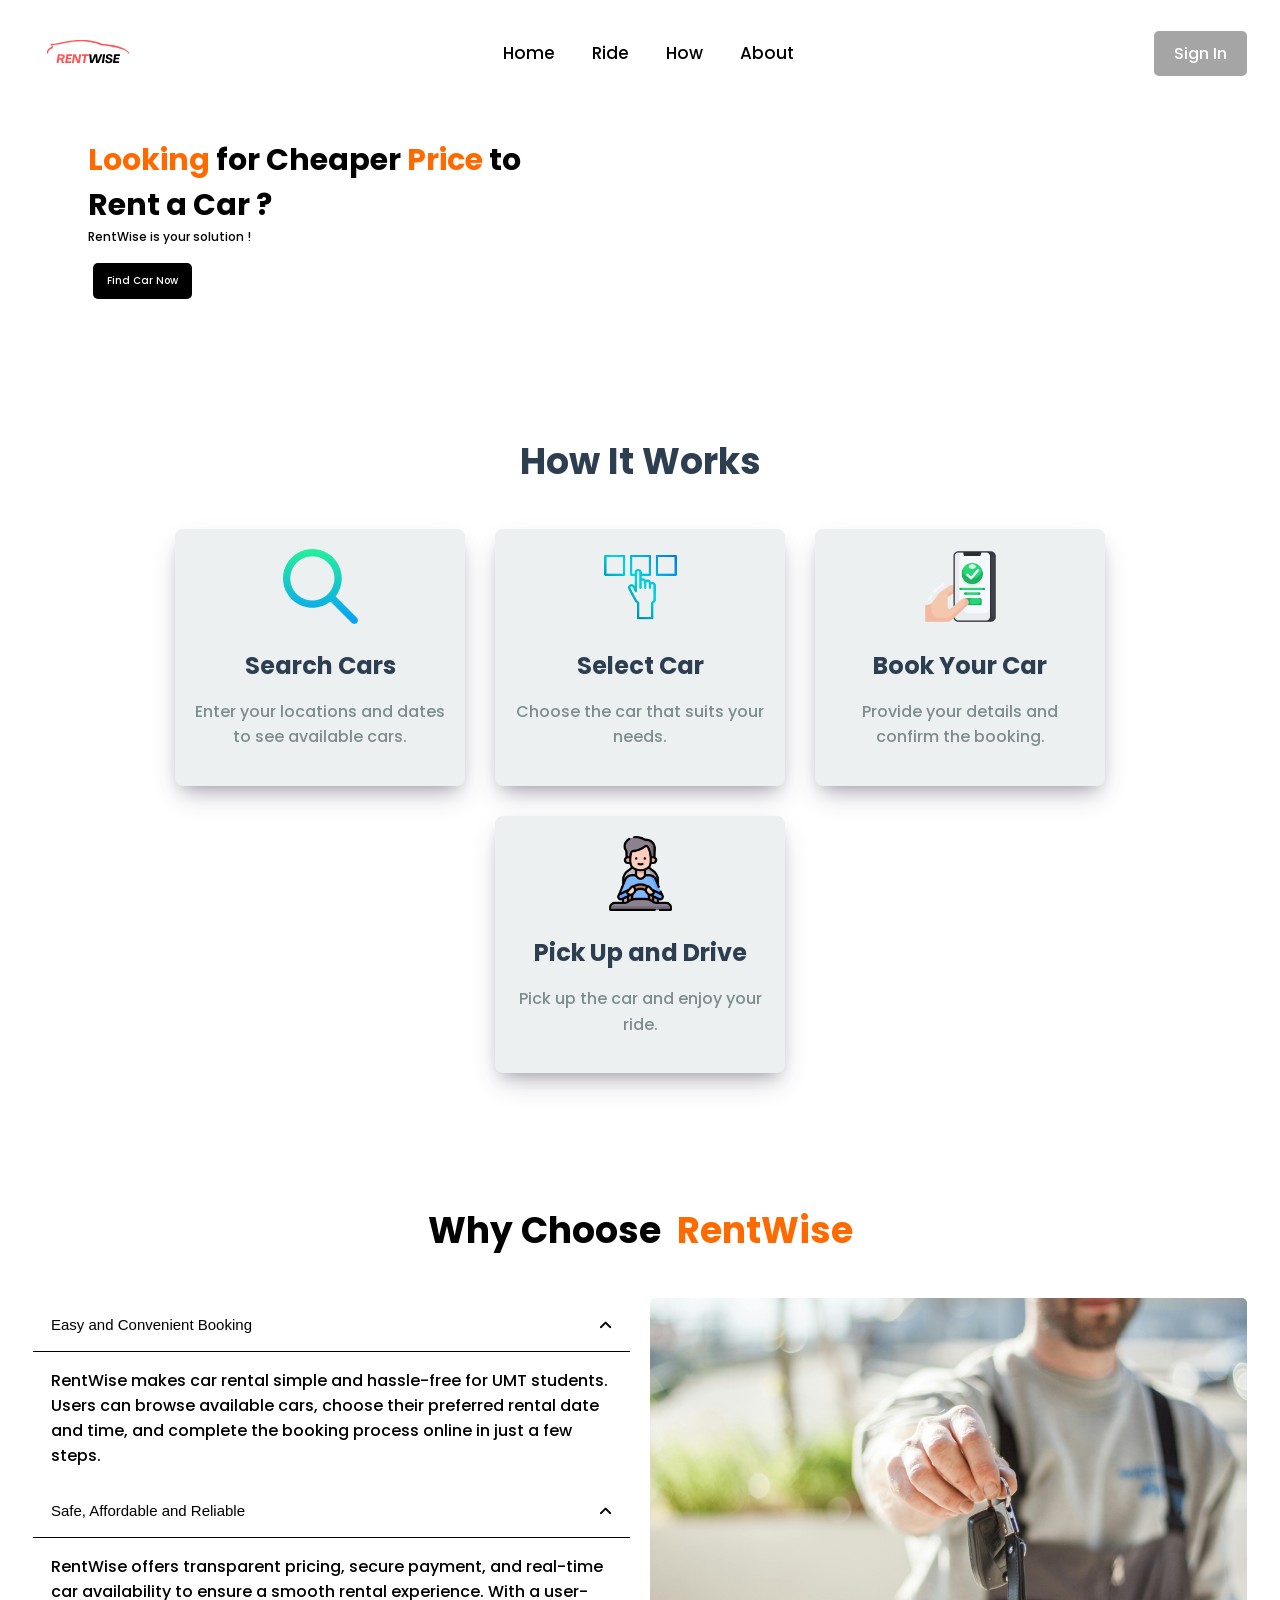
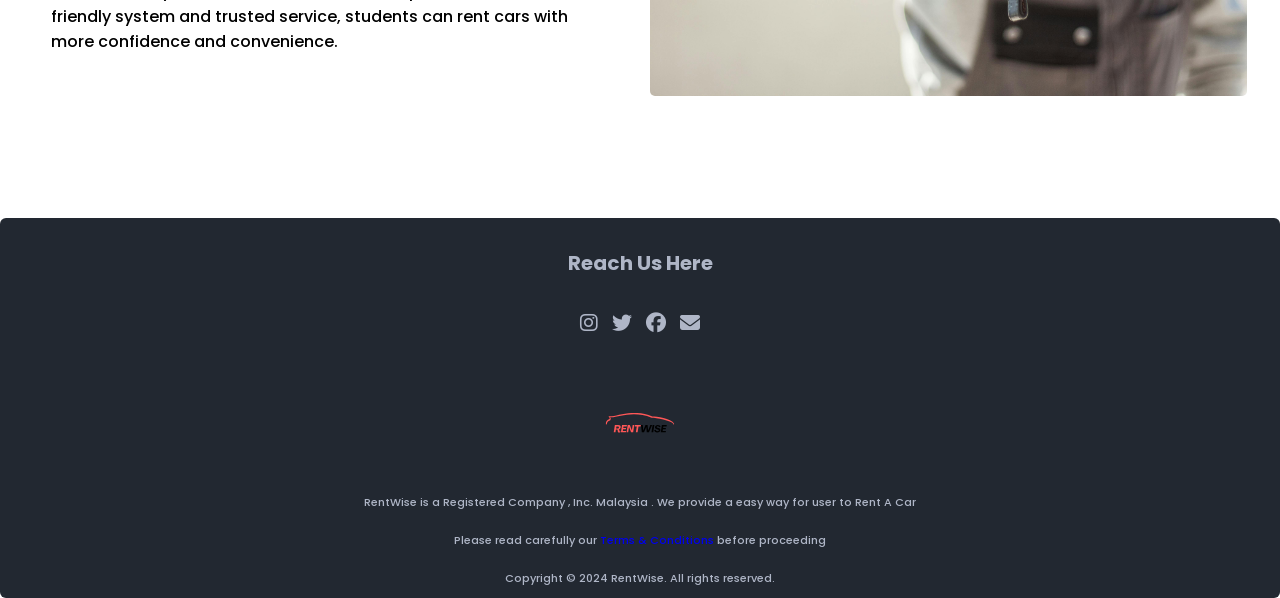
<file: index.html>
<!DOCTYPE html>
<html lang="en">
<head>
    <meta charset="UTF-8">
    <meta name="viewport" content="width=device-width, initial-scale=1.0">
    <link rel="icon" type="image/x-icon" href="images/RentWiseFavIcon.svg">
    <title>RentWise | Rent Car</title>
    <link rel="stylesheet" href="https://cdnjs.cloudflare.com/ajax/libs/font-awesome/6.5.2/css/all.min.css">
    <link rel="stylesheet" href="css/home.css">
    <link rel="stylesheet" href="css/basicStyle.css">
    
</head>
<body>
    <!-- Nav Bar -->
    <nav>
        <img class="nav-logo" src="images/RentWiseLogo.svg" alt="">
        <ul class="nav-bar">
            <li><a href="index.html">Home</a></li>
            <li><a href="booking.jsp">Ride</a></li>
            <li><a href="#How">How</a></li>
            <li><a href="#whyUs">About</a></li>
        </ul>
        <div class="login-btn">
            <a href="signInUser.html" class="button">Sign In</a>
        </div>        
    </nav>

    <!-- Content -->
    <div class="container">
        <div class="content">
            <p class="heading"><b><span>Looking</span> for Cheaper <span>Price</span> to Rent a Car ?</b></p>
            <p class="sub-heading">RentWise is your solution !</p>
            <div class="content-button">
                <a href="signInUser.html" class="button">Find Car Now</a>
            </div>        
        </div>
    </div>

    <!-- How it Works Section -->
    <div class="how-it-works">
        <h2 id="How">How It Works</h2>
        <div class="steps">
            <div class="step">
                <img src="images/search.png" alt="Search">
                <h3>Search Cars</h3>
                <p>Enter your locations and dates to see available cars.</p>
            </div>
            <div class="step">
                <img src="images/select.png" alt="Select">
                <h3>Select Car</h3>
                <p>Choose the car that suits your needs.</p>
            </div>
            <div class="step">
                <img src="images/booking.png" alt="Book">
                <h3>Book Your Car</h3>
                <p>Provide your details and confirm the booking.</p>
            </div>
            <div class="step">
                <img src="images/drive.png" alt="Drive">
                <h3>Pick Up and Drive</h3>
                <p>Pick up the car and enjoy your ride.</p>
            </div>
        </div>
    </div>
    <!-- Why Us Section -->
    <div class="whyUs" id="whyUs">
        <h2>Why Choose &nbsp;<span>RentWise</span></h2>
        <div class="content-wrapper">
            <div class="accordion-container">
                <button class="accordion">
                    Easy and Convenient Booking
                    <div class="downArrow">
                        <i class="fa fa-angle-up" aria-hidden="true"></i>
                    </div>
                </button>
                <div class="panel" style="max-height: none;">
                    <p>RentWise makes car rental simple and hassle-free for UMT students. Users can browse available cars, choose their preferred rental date and time, and complete the booking process online in just a few steps.</p>
                </div>
                <button class="accordion">
                    Safe, Affordable and Reliable
                    <div class="downArrow">
                        <i class="fa fa-angle-up" aria-hidden="true"></i>
                    </div>
                </button>
                <div class="panel" style="max-height: none;">
                    <p>RentWise offers transparent pricing, secure payment, and real-time car availability to ensure a smooth rental experience. With a user-friendly system and trusted service, students can rent cars with more confidence and convenience.</p>
                </div>
            </div>
            <div class="rent-img">
                <img src="images/rentCarPic.jpg" alt="Rent Car Picture">
            </div>
        </div>
    </div>

    <!-- Footer Section -->
        <footer>
            <section class="footer">
                <div class="footer-content">
                    <h3 class="reachUs">Reach Us Here</h3>
                    <ul class="followUs">
                        <li><a href="https://www.instagram.com/pixiescreenofficial?igsh=MXYyNHB3OHpnd3BvYw%3D%3D&utm_source=qr" target="_blank"><i class="fab fa-brands fa-instagram"></i></a></li>
                        <li><a href="https://twitter.com/PixieOfficials" target="_blank"><i class="fab fa-brands fa-twitter"></i></a></li>
                        <li><a href="https://www.facebook.com/profile.php?id=61555861731834" target="_blank"><i class="fab fa-brands fa-facebook"></i></a></li>
                        <li><a href="mailto:pixiescreen@gmail.com" target="_blank"><i class="fas fa-regular fa-envelope"></i></a></li>
                    </ul>
                </div>
                <div class="footer-content">
                    <img src="images/RentWiseLogo.svg" alt="RentWise Logo"/>
                </div>
                <p class="copyrightFooter">RentWise is a Registered Company , Inc. Malaysia . We provide a easy way for user to Rent A Car</p>
                <p class="copyrightFooter">Please read carefully our <a href="termsCondition.jsp" target="_blank" style="text-decoration: none">Terms & Conditions</a> before proceeding</p>
                <p class="copyrightFooter">Copyright &copy; 2024 RentWise. All rights reserved.</p>
            </section>
        </footer>
    
    <script>
        var acc = document.getElementsByClassName("accordion");
        var i;
        
        for (i = 0; i < acc.length; i++) {
          acc[i].addEventListener("click", function() {
            this.classList.toggle("active");
            var panel = this.nextElementSibling;
            if (panel.style.maxHeight){
              panel.style.maxHeight = null;
            } else {
              panel.style.maxHeight = panel.scrollHeight + "px";
            } 
          });
        }
        </script>
</body>
</html>
</file>
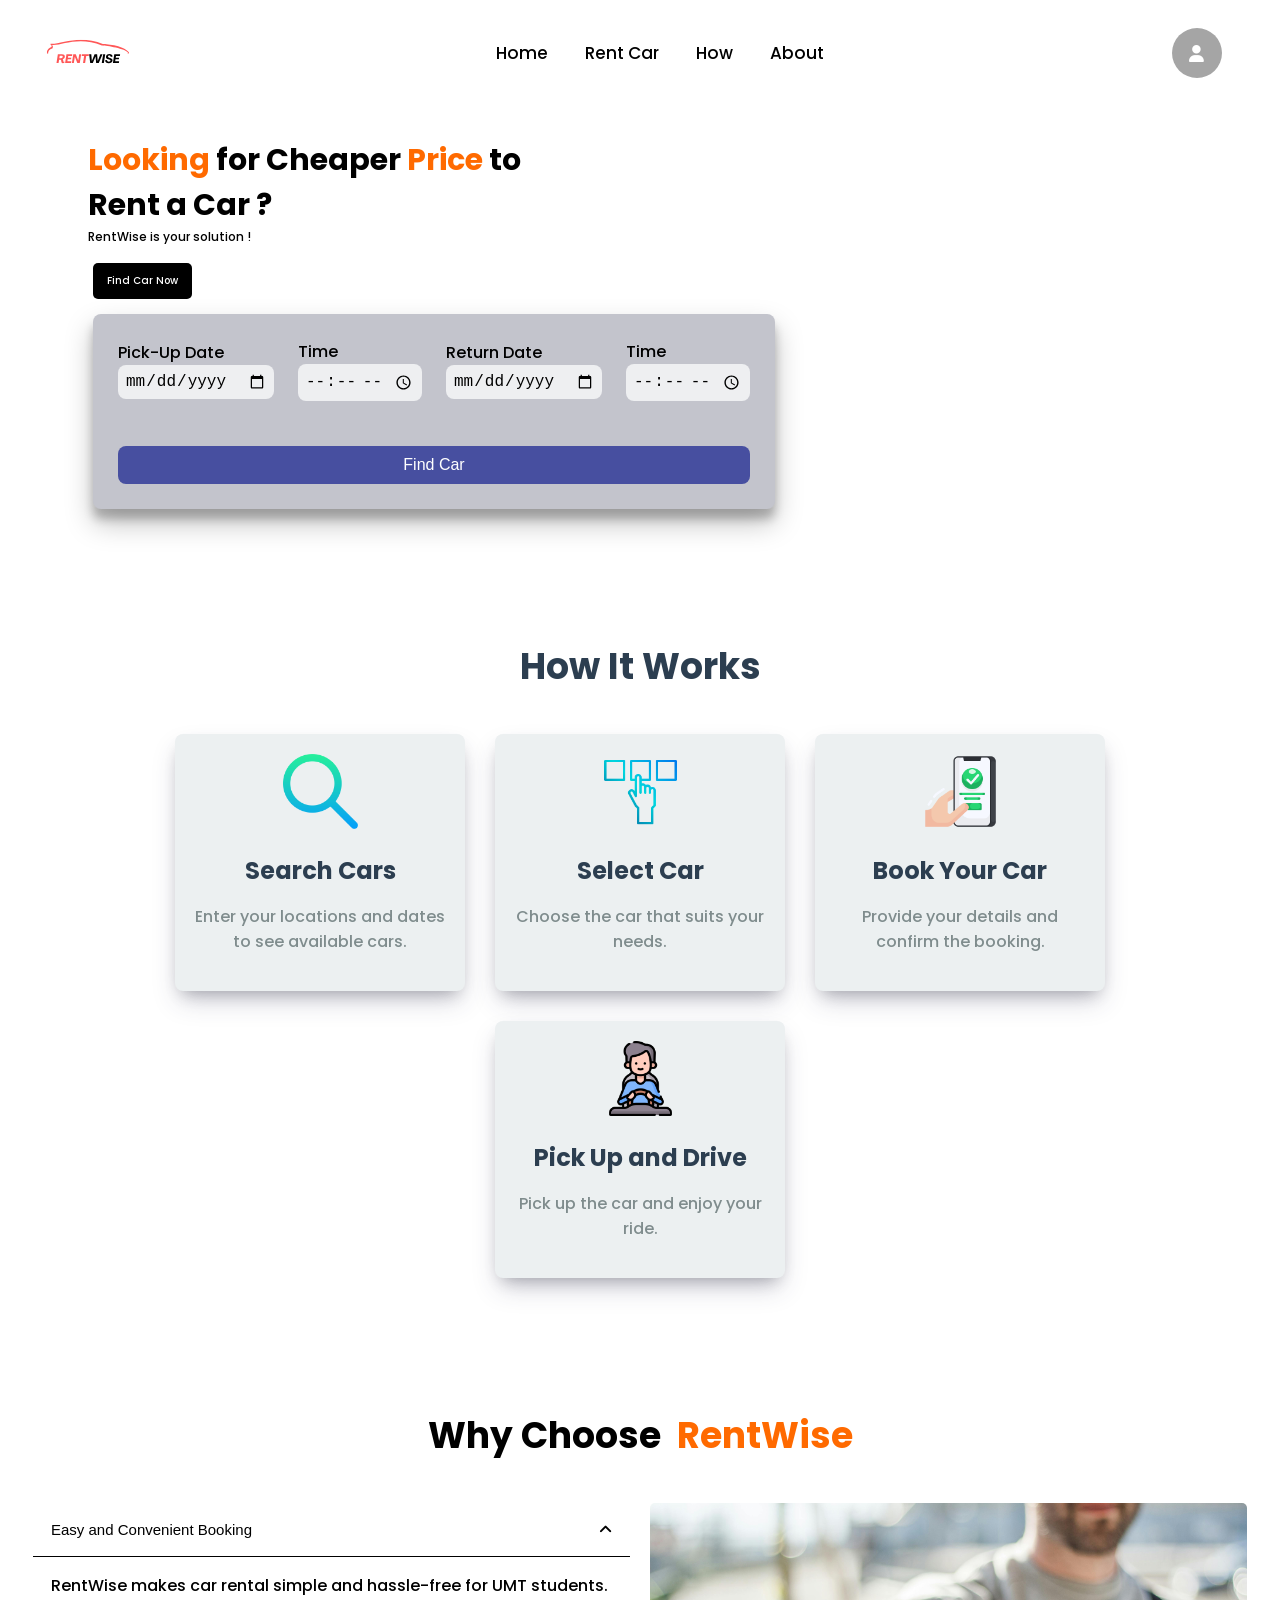
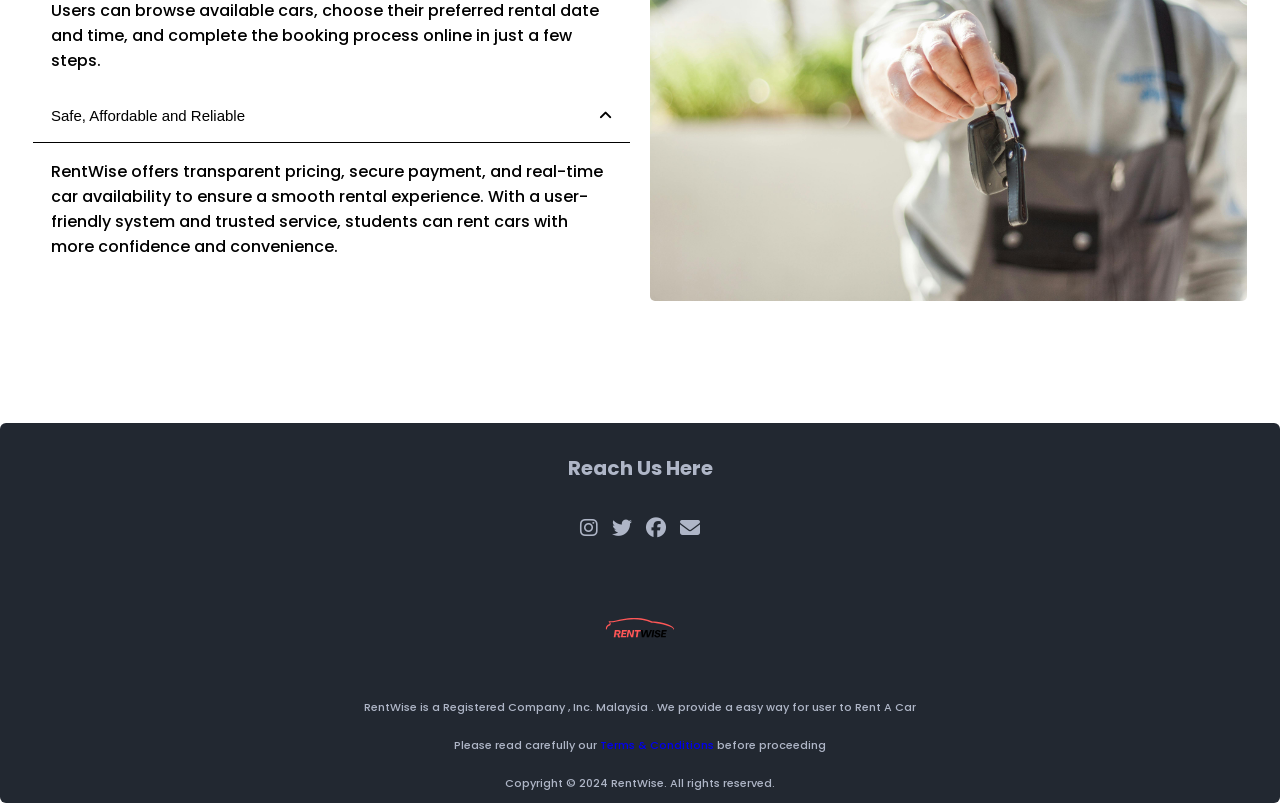
<file: homepage.html>
<!DOCTYPE html>
<html lang="en">
    <head>
        <meta charset="UTF-8">
        <meta name="viewport" content="width=device-width, initial-scale=1.0">
        <link rel="icon" type="image/x-icon" href="C:\Assignment ASG\CarRentalInUMT\web\images\RentWiseFavIcon.svg">
        <title>RentWise | Rent Car</title>
        <link rel="stylesheet" href="https://cdnjs.cloudflare.com/ajax/libs/font-awesome/6.5.2/css/all.min.css">
        <link rel="stylesheet" href="css\home.css">
        <link rel="stylesheet" href="css\basicStyle.css">
    </head>
    <script>
        function submitOrderHistoryForm(event) {
            event.preventDefault();
            document.getElementById('orderHistoryForm').submit();
        }
    </script>
    <body>
        <!-- Nav Bar -->
        <nav>
            <img class="nav-logo" src="images/RentWiseLogo.svg" alt="">
            <ul class="nav-bar">
                <li><a href="homepage.jsp">Home</a></li>
                <li><a href="booking.jsp">Rent Car</a></li>
                <li><a href="#How">How</a></li>
                <li><a href="#whyUs">About</a></li>
            </ul>
            <div class="nav-button">
                <div class="dropdown">
                    <button class="dropbtn"><i class="fas fa-user"></i></button>
                    <div class="dropdown-content">
                        <a href="profile.jsp">Profile</a>
                        <form id="orderHistoryForm" action="OrderHistoryServlet" method="post" style="display: none;"></form>
                        <a href="#" onclick="submitOrderHistoryForm(event)">Order History</a>
                        <a href="index.html">Log Out</a>
                    </div>
                </div>
            </div>   
        </nav>

        <!-- Content -->
        <div class="container">
            <div class="content">
                <p class="heading"><b><span>Looking</span> for Cheaper <span>Price</span> to Rent a Car ?</b></p>
                <p class="sub-heading">RentWise is your solution !</p>
                <div class="content-button">
                    <a href="booking.jsp" class="button">Find Car Now</a>
                </div>        
            </div>
        </div>

        <!-- ChooseDate -->
        <section>
            <div class="form-container">
                <form action="viewAvailableCars" method="post">
                    <div class="input-box">
                        <span class="form">Pick-Up Date</span>
                        <input type="date" name="pickup_date" required>
                    </div>
                    <div class="input-box">
                        <span class="form">Time</span>
                        <input type="time" name="pickup_time" required>
                    </div>
                    <div class="input-box">
                        <span class="form">Return Date</span>
                        <input type="date" name="return_date" required>
                    </div>
                    <div class="input-box">
                        <span class="form">Time</span>
                        <input type="time" name="return_time" required>
                    </div>
                    <input type="submit" class="btn" value="Find Car">
                </form>
            </div>
        </section>


        <!-- How it Works Section -->
        <div class="how-it-works">
            <h2 id="How">How It Works</h2>
            <div class="steps">
                <div class="step">
                    <img src="images/search.png" alt="Search">
                    <h3>Search Cars</h3>
                    <p>Enter your locations and dates to see available cars.</p>
                </div>
                <div class="step">
                    <img src="images/select.png" alt="Select">
                    <h3>Select Car</h3>
                    <p>Choose the car that suits your needs.</p>
                </div>
                <div class="step">
                    <img src="images/booking.png" alt="Book">
                    <h3>Book Your Car</h3>
                    <p>Provide your details and confirm the booking.</p>
                </div>
                <div class="step">
                    <img src="images/drive.png" alt="Drive">
                    <h3>Pick Up and Drive</h3>
                    <p>Pick up the car and enjoy your ride.</p>
                </div>
            </div>
        </div>
        <!-- Why Us Section -->
        <div class="whyUs" id="whyUs">
            <h2>Why Choose &nbsp;<span>RentWise</span></h2>
            <div class="content-wrapper">
                <div class="accordion-container">
                    <button class="accordion">
                        Easy and Convenient Booking
                        <div class="downArrow">
                            <i class="fa fa-angle-up" aria-hidden="true"></i>
                        </div>
                    </button>
                    <div class="panel" style="max-height: none;">
                        <p>RentWise makes car rental simple and hassle-free for UMT students. Users can browse available cars, choose their preferred rental date and time, and complete the booking process online in just a few steps.</p>
                    </div>
                    <button class="accordion">
                        Safe, Affordable and Reliable
                        <div class="downArrow">
                            <i class="fa fa-angle-up" aria-hidden="true"></i>
                        </div>
                    </button>
                    <div class="panel" style="max-height: none;">
                        <p>RentWise offers transparent pricing, secure payment, and real-time car availability to ensure a smooth rental experience. With a user-friendly system and trusted service, students can rent cars with more confidence and convenience.</p>
                    </div>
                </div>
                <div class="rent-img">
                    <img src="images/rentCarPic.jpg" alt="Rent Car Picture">
                </div>
            </div>
        </div>

        <!-- Footer Section -->
        <footer>
            <section class="footer">
                <div class="footer-content">
                    <h3 class="reachUs">Reach Us Here</h3>
                    <ul class="followUs">
                        <li><a href="https://www.instagram.com/pixiescreenofficial?igsh=MXYyNHB3OHpnd3BvYw%3D%3D&utm_source=qr" target="_blank"><i class="fab fa-brands fa-instagram"></i></a></li>
                        <li><a href="https://twitter.com/PixieOfficials" target="_blank"><i class="fab fa-brands fa-twitter"></i></a></li>
                        <li><a href="https://www.facebook.com/profile.php?id=61555861731834" target="_blank"><i class="fab fa-brands fa-facebook"></i></a></li>
                        <li><a href="mailto:pixiescreen@gmail.com" target="_blank"><i class="fas fa-regular fa-envelope"></i></a></li>
                    </ul>
                </div>
                <div class="footer-content">
                    <img src="images/RentWiseLogo.svg" alt="RentWise Logo"/>
                </div>
                <p class="copyrightFooter">RentWise is a Registered Company , Inc. Malaysia . We provide a easy way for user to Rent A Car</p>
                <p class="copyrightFooter">Please read carefully our <a href="termsCondition.jsp" target="_blank" style="text-decoration: none">Terms & Conditions</a> before proceeding</p>
                <p class="copyrightFooter">Copyright &copy; 2024 RentWise. All rights reserved.</p>
            </section>
        </footer>

        <script>
            var acc = document.getElementsByClassName("accordion");
            var i;

            for (i = 0; i < acc.length; i++) {
              acc[i].addEventListener("click", function() {
                this.classList.toggle("active");
                var panel = this.nextElementSibling;
                if (panel.style.maxHeight){
                  panel.style.maxHeight = null;
                } else {
                  panel.style.maxHeight = panel.scrollHeight + "px";
                } 
              });
            }
            </script>
    </body>
</html>
</file>
<file: css/home.css>
@import url('https://fonts.googleapis.com/css2?family=Poppins:ital,wght@0,100;0,200;0,300;0,400;0,500;0,600;0,700;0,800;0,900;1,100;1,200;1,300;1,400;1,500;1,600;1,700;1,800;1,900&display=swap');

:root{
    --primary-color: #ff6a00;
    --background-color : white;
}

html {
    background-color: var(--background-color);
    font-family: 'Poppins', sans-serif;
    font-weight: 500;
    scroll-behavior: smooth;
    overflow-x: hidden;
}

.login-btn{
    z-index: 10;
}

.login-btn a.button {
    display: inline-block;
    padding: 10px 20px;
    margin: 5px;
    background-color: grey;
    opacity: 70%;
    color: white;
    text-decoration: none;
    border-radius: 5px;
    text-align: center;
    font-weight: 500;
}

.login-btn a.button1 {
    display: inline-block;
    padding: 10px 20px;
    margin: 5px;
    background-color: transparent;
    color: black;
    text-decoration: none;
    text-align: center;
    font-weight: 500;
}

.login-btn a.button:hover {
    background-color: var(--primary-color);
    color: white;
    opacity: 100%;
    transition: all ease 0.3s;
}

.login-btn a.button1:hover{
    color: white;
    background-color: var(--primary-color);
    border-radius: 5px;
    transition: all ease 0.3s;
}

/* Content */
.container {
    display: flex;
    align-items: center;
    padding-left: 5em;
}

span{
    color: var(--primary-color);
}

.content {
    margin-right: 7em; 
    width: 40%;
}

.heading{
    font-size: 3em;
}

.sub-heading{
    margin-top: -40px;
}

.content-button a.button {
    display: inline-block;
    padding: 10px 20px;
    margin: 5px;
    background-color: black;
    color:  white;
    text-decoration: none;
    border-radius: 5px;
    text-align: center;
    font-weight: 500;
}

.content-button a.button:hover{
    background-color: var(--primary-color);
    color: black;
    transition: all ease-in-out 0.1s;
}

/*Choose Date Section*/

.form-container form {
  display: flex;
  flex-wrap: wrap;
  align-items: center;
  margin: 10px 0 0 85px;
  width: 50%;
  gap: 1.5rem;
  left: 100px;
  background: #c3c4cc;
  padding: 25px;
  border-radius: 0.5rem;
  box-shadow: rgba(0, 0, 0, 0.25) 0px 14px 28px, rgba(0, 0, 0, 0.22) 0px 10px 10px;
}

span.form{
  color: black;
}

.input-box{
  flex: 1 1 7rem;
  display: flex;
  flex-direction: column;
}

.input-box span{
  font-weight: 500;
}

.input-box input{
  padding: 7px;
  outline: none;
  border: none;
  background: #eeeff1;
  border-radius: 0.5rem;
  font-size: 1rem;
}

.form-container form .btn{
  flex: 1 2 5rem;
  padding: 10px 35px;
  margin-top: 21px;
  border: none;
  border-radius: 0.5rem;
  background: #474fa0;
  color: #fff;
  font-size: 1rem;
  font-weight: 500;
}

.form-container form .btn:hover{
  background: purple;
}

/*How it Works Section */

.how-it-works {
    text-align: center;
    margin-top: 50px;
    padding: 50px 25px;
    background-color: var(--background-color);
}

.how-it-works h2 {
    font-size: 36px;
    margin-bottom: 40px;
    color: #2c3e50;
}

.steps {
    display: flex;
    flex-wrap: wrap;
    justify-content: center;
    gap: 30px;
}

.step {
    background-color: #ecf0f1;
    padding: 20px;
    border-radius: 8px;
    width: 250px;
    box-shadow: rgba(50, 50, 93, 0.25) 0px 13px 27px -5px, rgba(0, 0, 0, 0.3) 0px 8px 16px -8px;
    text-align: center;
    transition: all ease-in-out 0.3s;
}

.step:hover{
    transform: scale(1.025);
}

.step img {
    width: 75px;
    height: 75px;
    display: block;
    margin: 0 auto 20px;
}

.step h3 {
    font-size: 24px;
    margin-bottom: 10px;
    color: #2c3e50;
    text-align: center;
}

.step p {
    font-size: 16px;
    color: #7f8c8d;
    line-height: 1.6;
}

/* Why Us Section */

.whyUs {
    padding: 50px 25px;
    background-color: var(--background-color);
}

.whyUs h2 {
    display: flex;
    justify-content: center;
    font-size: 36px;
    margin-bottom: 40px;

}

.content-wrapper {
    display: flex;
    justify-content: space-between;
}

.accordion-container {
    flex: 1;
    margin-right: 20px; 
}

.accordion {
    background-color: var(--background-color);
    color: black;
    cursor: pointer;
    padding: 18px;
    width: 100%;
    border: none;
    text-align: left;
    outline: none;
    font-size: 15px;
    transition: background-color 0.4s, color 0.4s;
    position: relative;
    border-bottom: 1px solid black;
}

.accordion .downArrow {
    position: absolute;
    right: 18px;
    top: 50%;
    transform: translateY(-50%);
    transition: transform 0.4s ease;
}

.accordion.active .downArrow {
    transform: translateY(-50%) rotate(180deg);
}

.panel {
    border-radius: 8px;
    padding: 0 18px;
    max-height: 0;
    overflow: hidden;
    transition: max-height 0.6s ease;
}

.rent-img {
    flex: 1;
    display: flex;
    justify-content: flex-end;
    align-items: flex-start; 
    background-color: var(--background-color);
}

.rent-img img {
    max-width: 100%;
    height: auto;
    border-radius: 5px; 
    object-fit: contain; 
    
}


@media (min-width: 1024px) {

    .rent-img img {
        height: 100%;
    }

}

  @media (max-width: 768px) {

    /* Content */
    .container {
      display: flex;
      align-items: center;
      margin-top: -10px;
      padding-left: 5em;
    }
    .heading{
      font-size: 30px;
      width: 100%;
    }

    .sub-heading{
      margin-top: -30px;
      font-size: 12px;
    }

    .content-button a.button {
      padding: 10px 14px;
      font-size: 10px;
    }

    .car-image img {
      display: none;
      margin-top: 100px;
      width: 300px;
      height: 800px; 
    }

    .form-container form {
      margin-top: 10px;
      width: 50%;
    }

    /*Footer*/
    .footer {
      position: absolute;
      border-radius: 0;
    }
    .footer .footer-row {
      padding: 20px;
    }
    .footer-col form {
      display: block;
    }
    .footer-col form :where(input, button) {
      width: 100%;
    }
    .footer-col form button {
      margin: 10px 0 0 0;
    }
  }

  @media (max-width: 1295px) {
    
    /* Content */
    .container {
      display: flex;
      align-items: center;
      margin-top: -10px;
      padding-left: 5em;
    }
    .heading{
      font-size: 30px;
      width: 100%;
    }

    .sub-heading{
      margin-top: -30px;
      font-size: 12px;
    }

    .content-button a.button {
      padding: 10px 14px;
      font-size: 10px;
    }

    .car-image img {
      display: none;
      margin-top: 100px;
      width: 300px;
      height: 800px; 
    }

    .form-container form {
      margin-top: 10px;
      width: 50%;
    }
  }

  @media (max-width: 1436px) and (min-width: 1295px) {
    
    .form-container form {
      display: flex;
      flex-wrap: wrap;
      align-items: center;
      margin-top: -180px;
      margin-left: 85px;
      width: 50%;
      gap: 1.5rem;
      left: 100px;
      background: #c3c4cc;
      padding: 25px;
      border-radius: 0.5rem;
      box-shadow: rgba(0, 0, 0, 0.25) 0px 14px 28px, rgba(0, 0, 0, 0.22) 0px 10px 10px;
    }
 }
</file>
<file: css/basicStyle.css>
@import url('https://fonts.googleapis.com/css2?family=Poppins:ital,wght@0,100;0,200;0,300;0,400;0,500;0,600;0,700;0,800;0,900&display=swap');

:root{
    --primary-color: #ff6a00;
    --background-color : white;
}

html {
    background-color: var(--background-color);
    font-family: 'Poppins', sans-serif;
    font-weight: 500;
    scroll-behavior: smooth;
    overflow-x: hidden;
}

/*Top Navigation*/

nav {
    display: flex;
    margin-top: -20px;
    justify-content: space-between;
    align-items: center; 
    padding: 5px 20px; 
}

.nav-logo {
    width: 120px;
    height: 120px;
}

.nav-bar {
    display: flex;
    list-style: none;
    gap: 2.3em;
    margin: 0;
    padding: 0; 
    z-index: 10;
}

.nav-bar li a {
    text-decoration: none; 
    font-size: 17px;
    color: black; 
}

.nav-bar li a:hover{
    color: var(--primary-color);
    transition: all ease 0.3s;
}

.nav-button {
    z-index: 10;
    padding-right: 30px;
}

.dropdown {
    position: relative;
    display: inline-block;
}

.dropbtn {
    background-color: grey;
    opacity: 70%;
    color: white;
    width: 50px;
    height: 50px;
    border: none;
    border-radius: 50%;
    cursor: pointer;
    font-size: 17px;
    display: flex;
    align-items: center;
    justify-content: center;
}

.dropbtn:hover {
    background-color: var(--primary-color);
    opacity: 100%;
    transition: all ease 0.3s;
}

.dropdown-content {
    display: none;
    position: absolute;
    margin-left: -70px;
    background-color: white;
    min-width: 160px;
    box-shadow: 0px 8px 16px 0px rgba(0,0,0,0.2);
    border-radius: 7px;
    z-index: 1;
}

.dropdown-content a {
    color: black;
    padding: 12px 16px;
    text-decoration: none;
    display: block;
}

.dropdown-content a:hover {
    background-color: var(--primary-color);
    color: white;
}

.dropdown:hover .dropdown-content {
    display: block;
}

/* Footer */
.footer {
    position: absolute;
    left: 0;
    width: 100%;
    margin-top: 8vh;
    background-color: #222831;
    border-radius: 6px;
    display: flex;
    flex-direction: column;
    align-items: center;
    justify-content: center;
}

.reachUs{
    font-size: 20px;
    color : #afb6c7;
}

.footer-content {
    display: flex;
    flex-direction: column;
    align-items: center;
    justify-content: center;
    text-align: center;
    margin: 10px 0;
}

.followUs {
    list-style: none;
    padding: 0;
    display: flex;
    gap: 14px;
    margin-top: 10px;
}

.followUs li {
    display: inline-block;
}

.followUs a {
    color: #afb6c7;
    font-size: 20px;
    text-decoration: none;
}

.footer img {
    max-width: 100px;
}

.copyrightFooter {
    text-align: center;
    color: #afb6c7;
    font-size: 11px;
    margin-top: 10px;
}
  
@media (max-width: 768px) {
    .footer {
        position: absolute;
        border-radius: 0;
        padding: 20px;
    }
}
</file>
